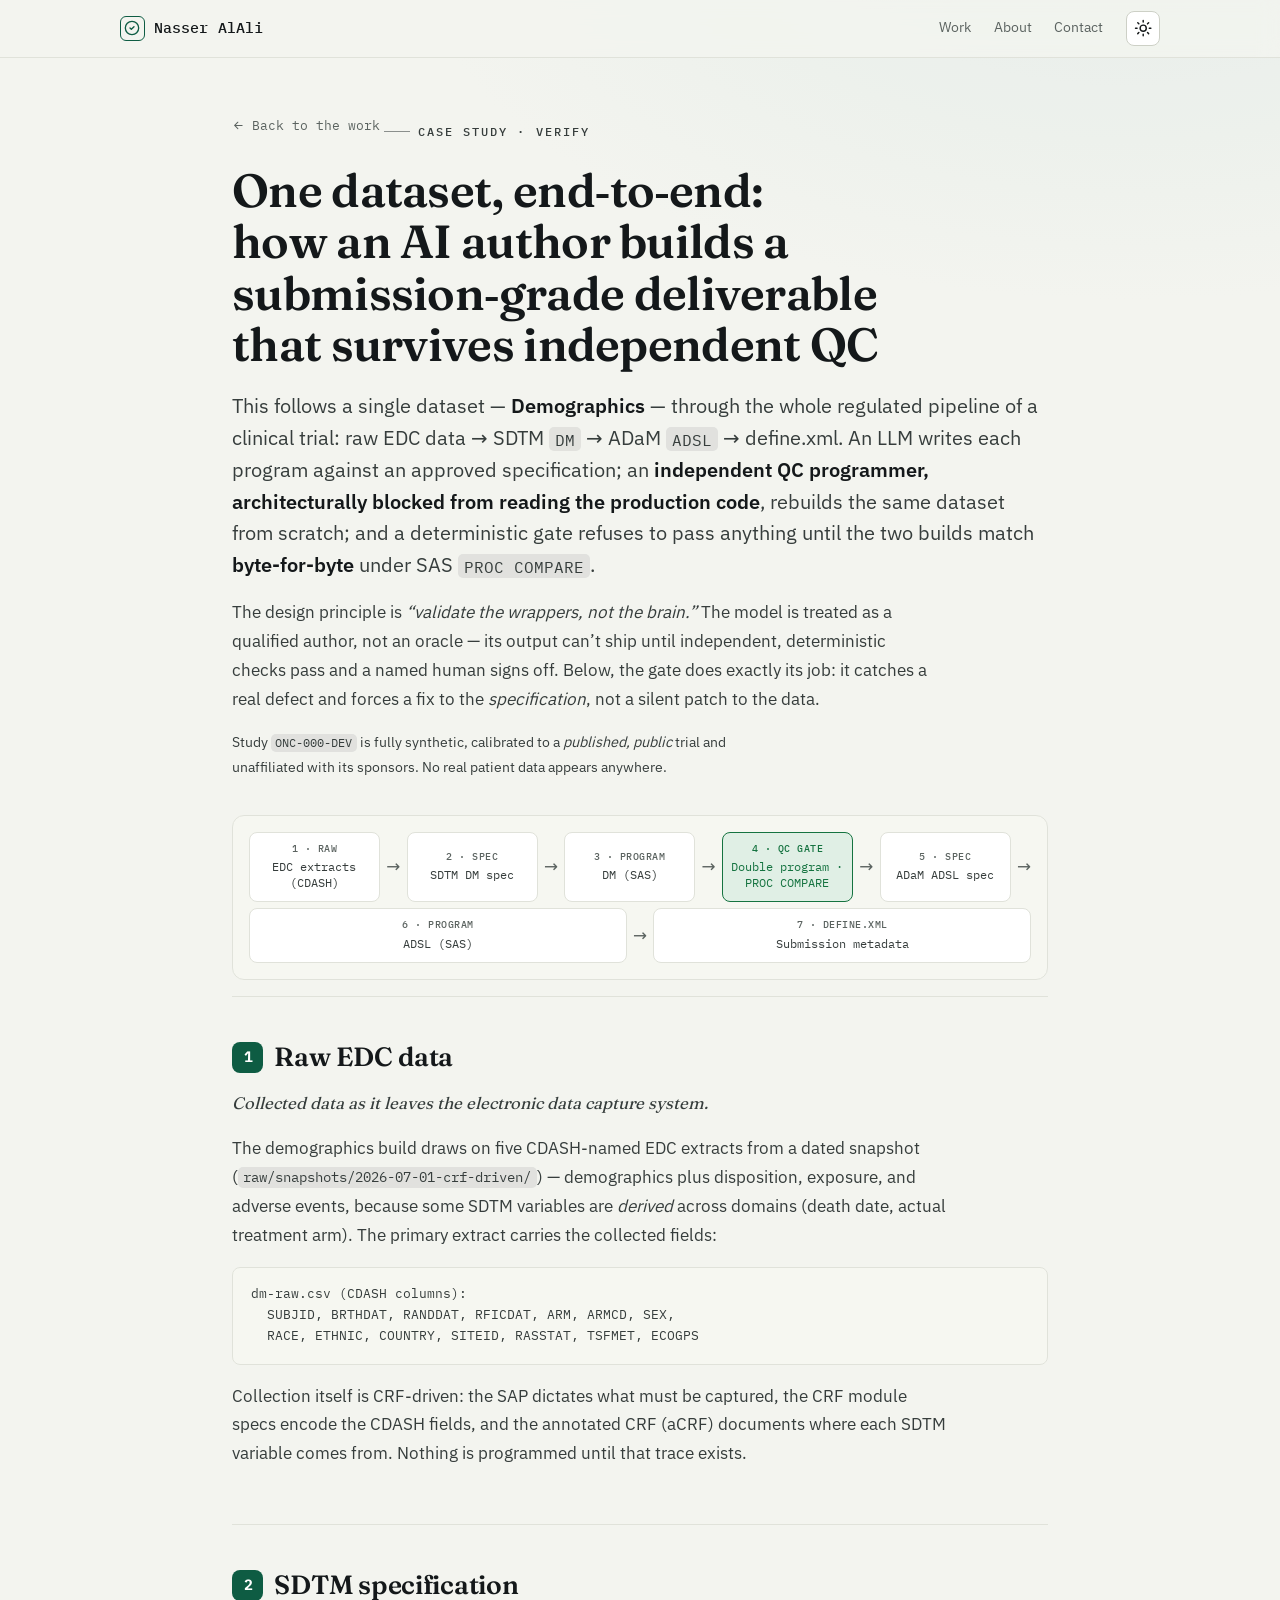
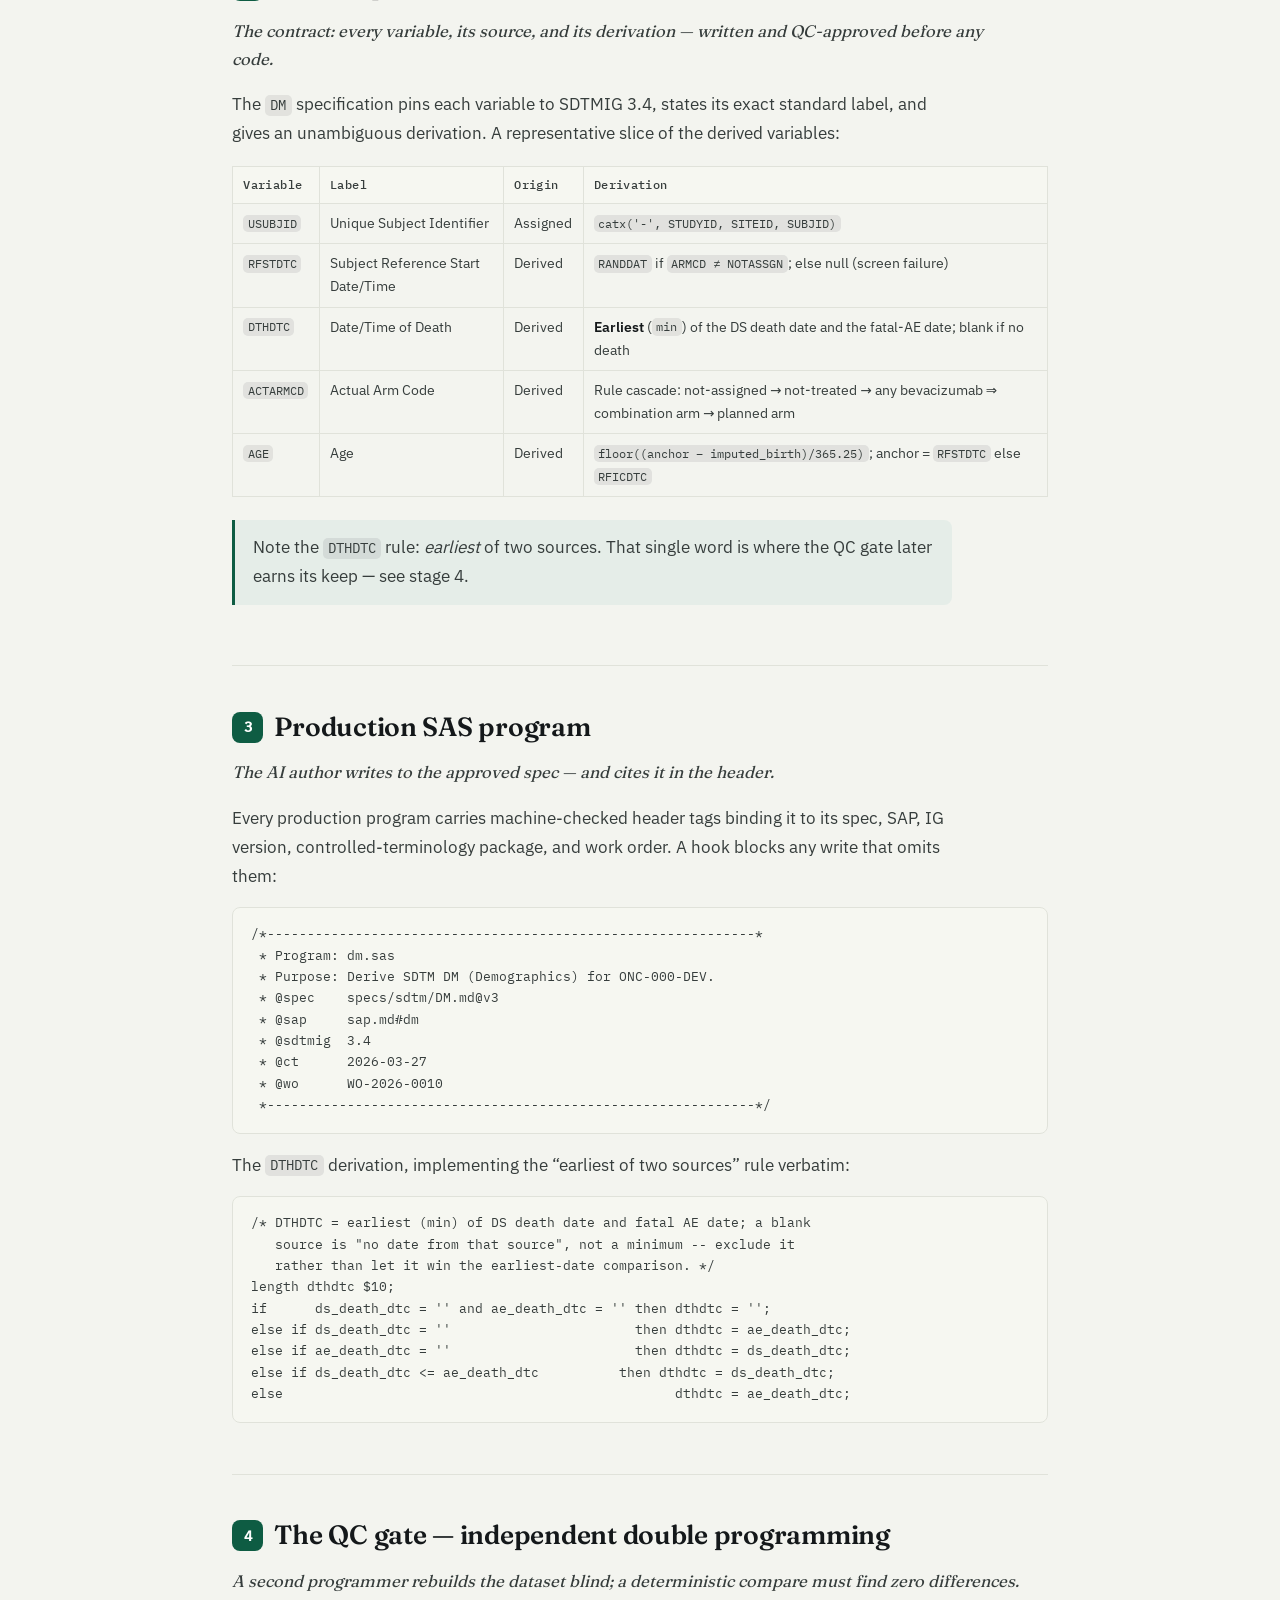
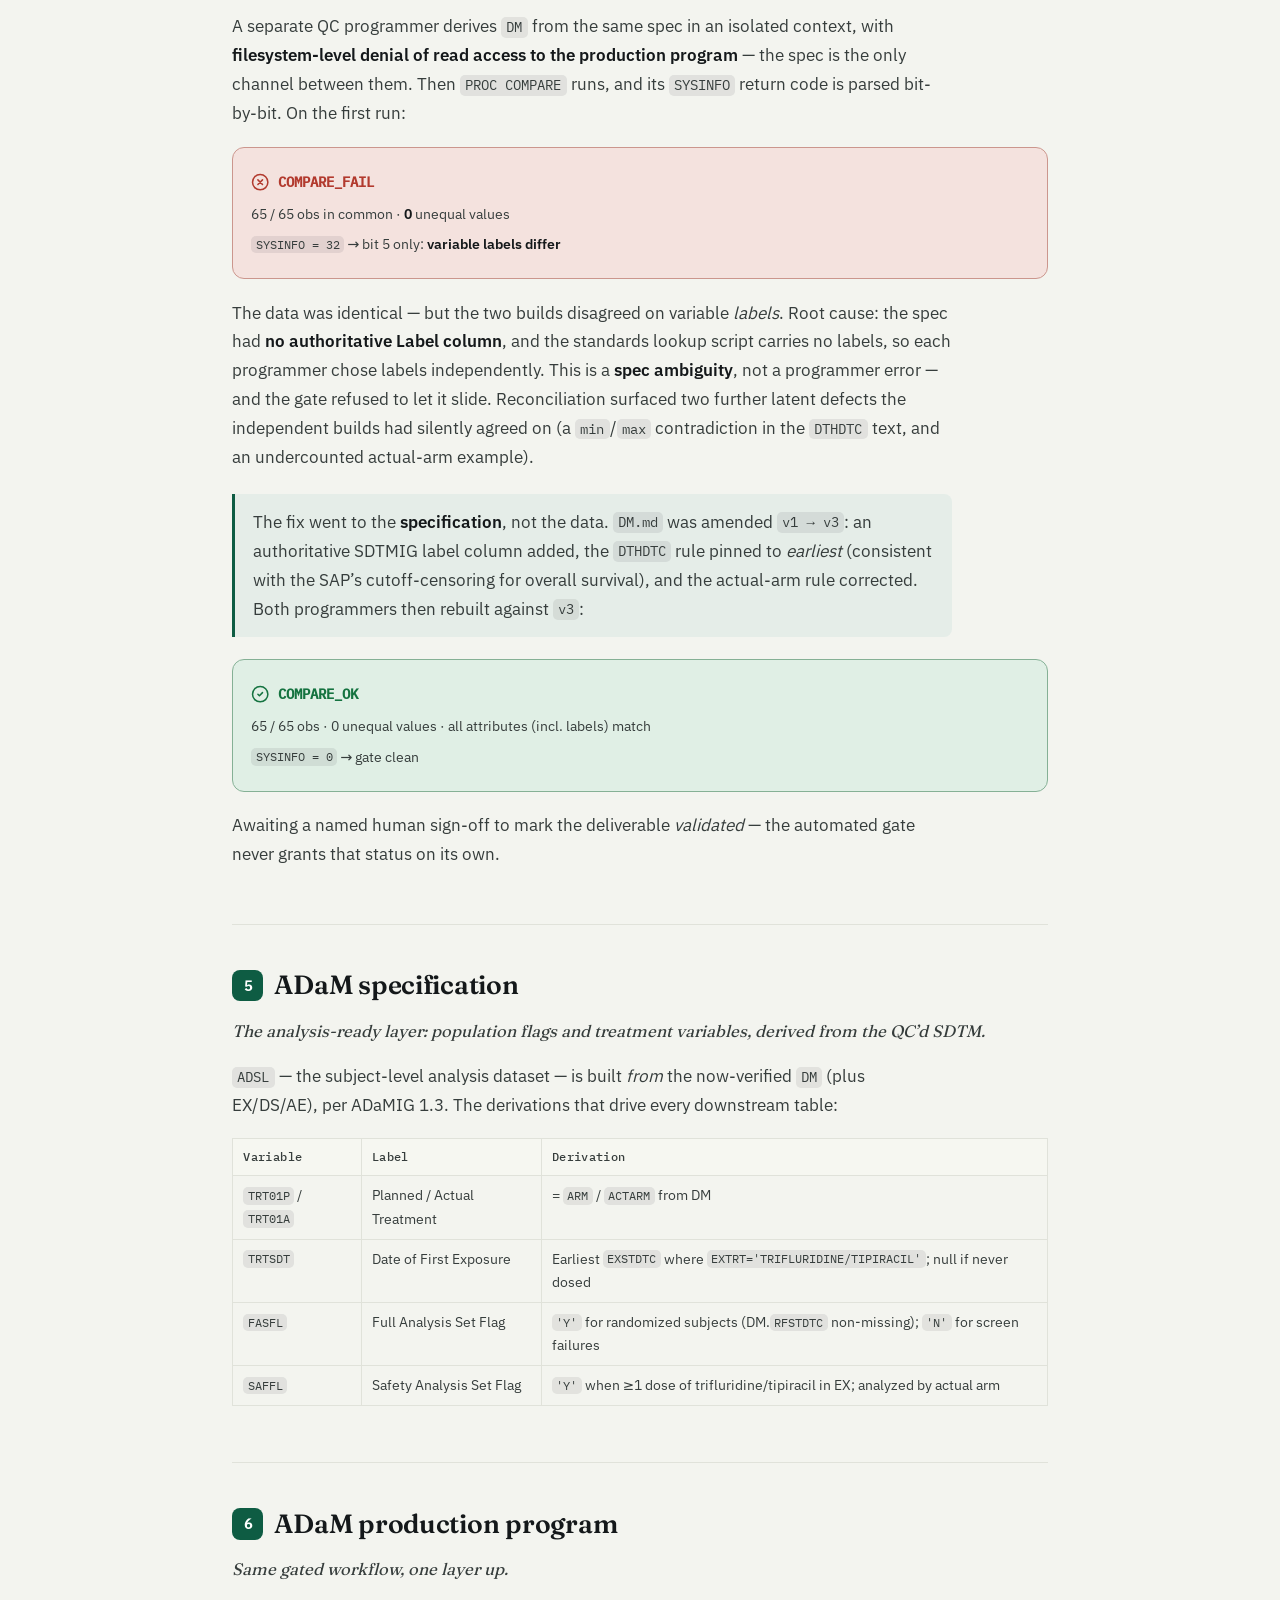
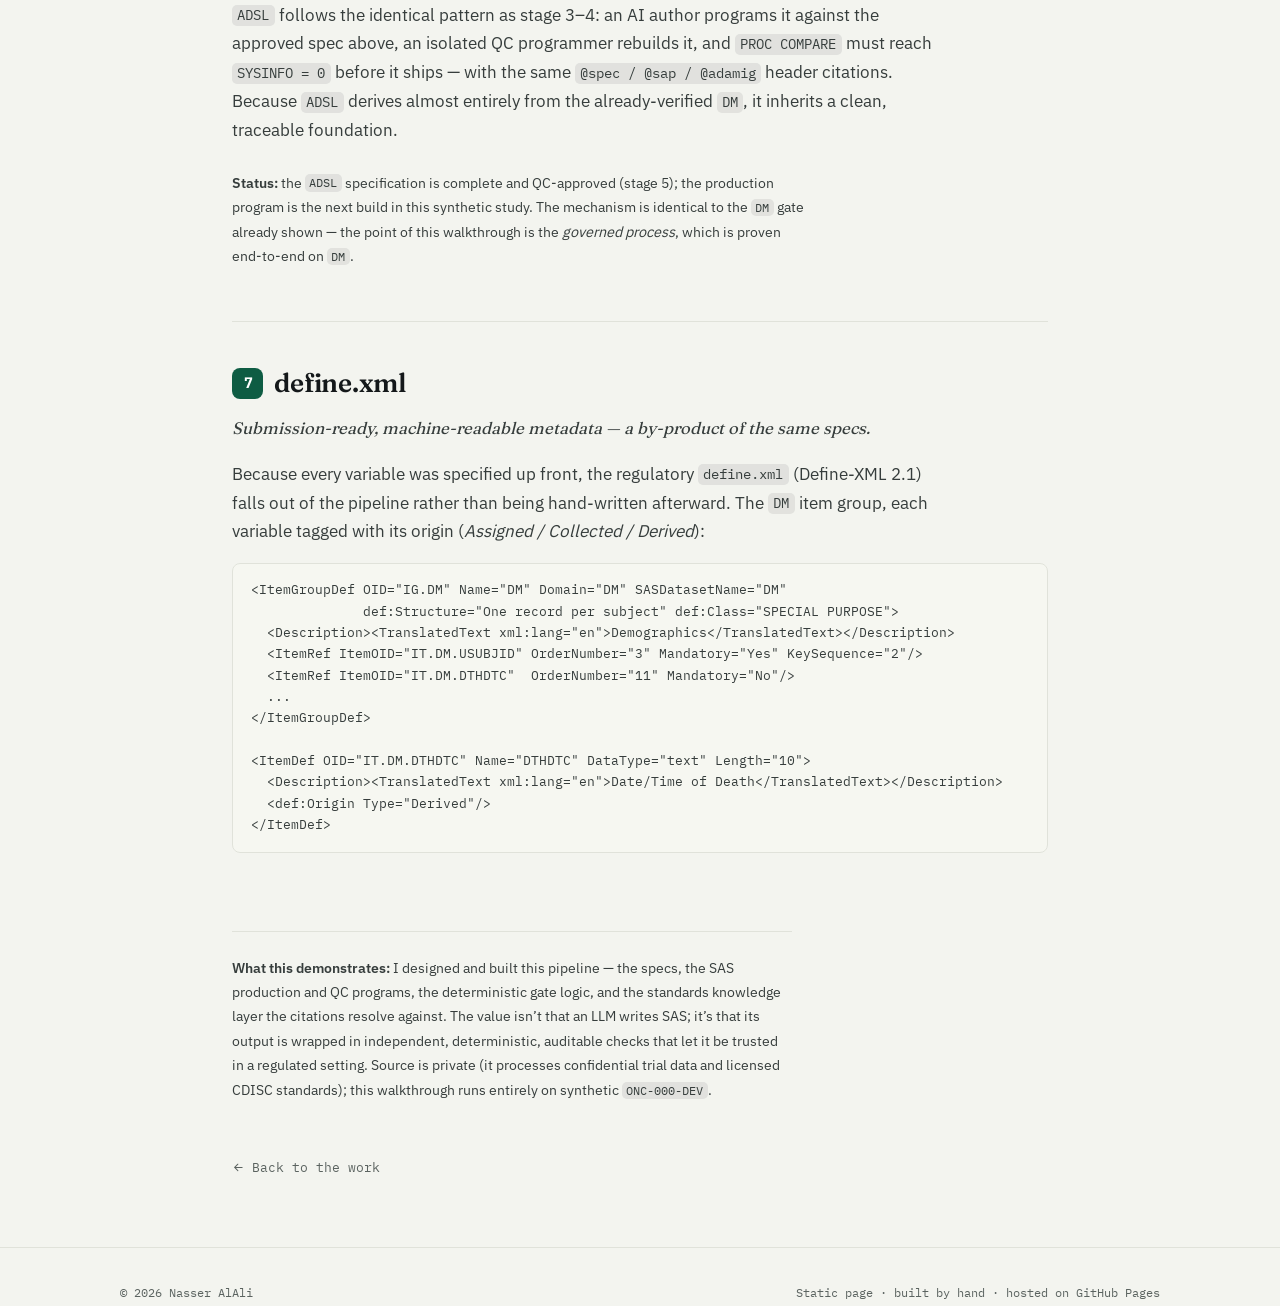
<file: pipeline.html>
<!doctype html>
<html lang="en">
<head>
  <meta charset="utf-8">
  <meta name="viewport" content="width=device-width, initial-scale=1">

  <script>
    (function () {
      try {
        var t = localStorage.getItem('theme');
        if (t !== 'light' && t !== 'dark') {
          t = matchMedia('(prefers-color-scheme: dark)').matches ? 'dark' : 'light';
        }
        document.documentElement.setAttribute('data-theme', t);
      } catch (e) {}
    })();
  </script>

  <title>Case study — AI-authored SDTM→ADaM pipeline · Nasser AlAli</title>
  <meta name="description" content="One dataset followed end-to-end: raw EDC to SDTM DM to ADaM ADSL, produced by an AI author and independently QC'd under a deterministic PROC COMPARE gate.">
  <meta name="theme-color" content="#f3f4ef" media="(prefers-color-scheme: light)">
  <meta name="theme-color" content="#0b110f" media="(prefers-color-scheme: dark)">

  <link rel="icon" href="data:image/svg+xml,%3Csvg xmlns='http://www.w3.org/2000/svg' viewBox='0 0 24 24'%3E%3Crect width='24' height='24' rx='5' fill='%230e5c43'/%3E%3Cpath d='M6.5 12.5l3.2 3.2L17.5 8' fill='none' stroke='white' stroke-width='2.2' stroke-linecap='round' stroke-linejoin='round'/%3E%3C/svg%3E">

  <link rel="preload" href="assets/fonts/ibm-plex-sans-latin-400-normal.woff2" as="font" type="font/woff2" crossorigin>
  <link rel="preload" href="assets/fonts/fraunces-latin-wght-normal.woff2" as="font" type="font/woff2" crossorigin>
  <link rel="preload" href="assets/fonts/ibm-plex-mono-latin-500-normal.woff2" as="font" type="font/woff2" crossorigin>
  <link rel="stylesheet" href="style.css?v=2">

  <style>
    /* pipeline case-study — reuses tokens + fonts from style.css */
    .doc { max-width: 880px; margin-inline: auto; padding-inline: clamp(1.15rem, 4vw, 2rem); padding-block: clamp(2rem, 5vw, 3.4rem) 4rem; }

    .back {
      display: inline-flex; align-items: center; gap: .45rem;
      font-family: var(--font-mono); font-size: .8rem; color: var(--muted);
      margin: 0 0 1.8rem;
    }
    .back:hover { color: var(--brand); text-decoration: none; }
    .back .ico { width: 1em; height: 1em; }
    .back--foot { margin: 2.5rem 0 0; }

    .doc h1 {
      font-size: clamp(1.95rem, 1.3rem + 2.4vw, 2.9rem);
      line-height: 1.1; letter-spacing: -.015em; margin: 0; color: var(--ink);
      text-wrap: balance;
    }
    .doc .lede {
      font-size: clamp(1.08rem, 1rem + .5vw, 1.24rem);
      color: var(--ink-2); line-height: 1.6; max-width: 68ch;
      margin: 1.3rem 0 0;
    }
    .doc > p { color: var(--ink-2); max-width: 70ch; }
    .doc .lede code, .doc p code { font-size: .82em; }

    .kicker-note { color: var(--muted); font-size: .9rem; margin: .8rem 0 0; max-width: 70ch; }
    .kicker-note code { font-size: .82em; }

    /* flow diagram */
    .flow {
      display: flex; flex-wrap: wrap; align-items: stretch; gap: .4rem;
      margin: 2.2rem 0 1rem; padding: 1rem; background: var(--surface-2);
      border: 1px solid var(--line); border-radius: var(--r);
    }
    .node {
      flex: 1 1 108px; text-align: center; padding: .65rem .5rem;
      border: 1px solid var(--line); border-radius: var(--r-sm); background: var(--surface);
      font-family: var(--font-mono); font-size: .74rem; line-height: 1.3; color: var(--ink-2);
      display: flex; flex-direction: column; justify-content: center;
    }
    .node b { display: block; font-size: .62rem; letter-spacing: .05em; color: var(--muted); text-transform: uppercase; margin-bottom: .22rem; font-weight: 500; }
    .node.is-gate { border-color: var(--pass); background: var(--pass-tint); color: var(--pass); }
    .node.is-gate b { color: var(--pass); }
    .arrow { align-self: center; color: var(--muted); font-size: 1.05rem; }
    @media (max-width: 620px) { .arrow { transform: rotate(90deg); } .node { flex-basis: 100%; } }

    /* stages */
    .stage { border-top: 1px solid var(--line); padding: 2.4rem 0; }
    .stage-n {
      display: inline-flex; align-items: center; justify-content: center; flex: none;
      width: 1.95rem; height: 1.95rem; border-radius: 8px; background: var(--brand);
      color: #fff; font-family: var(--font-mono); font-weight: 600; font-size: .9rem; margin-right: .7rem;
    }
    :root[data-theme="dark"] .stage-n { color: #06120d; }
    @media (prefers-color-scheme: dark) { :root:not([data-theme]) .stage-n { color: #06120d; } }
    .stage h2 { display: flex; align-items: center; font-size: clamp(1.3rem, 1.1rem + .8vw, 1.65rem); margin: 0 0 .55rem; letter-spacing: -.01em; color: var(--ink); }
    .whatis { color: var(--muted); font-family: var(--font-display); font-style: italic; font-size: 1.04rem; margin: 0 0 1rem; }
    .stage p { color: var(--ink-2); max-width: 72ch; }

    /* code blocks */
    pre {
      background: var(--surface-2); border: 1px solid var(--line); border-radius: var(--r-sm);
      padding: 1rem 1.1rem; overflow-x: auto; font-size: .82rem; line-height: 1.55;
    }
    pre code { background: none; padding: 0; font-size: inherit; color: var(--ink-2); }

    /* spec tables */
    table.spec { width: 100%; border-collapse: collapse; font-size: .85rem; display: block; overflow-x: auto; margin: 1.1rem 0; }
    table.spec th, table.spec td { border: 1px solid var(--line); padding: .5rem .65rem; text-align: left; vertical-align: top; }
    table.spec th { background: var(--surface-2); white-space: nowrap; font-family: var(--font-mono); font-weight: 500; font-size: .76rem; letter-spacing: .03em; color: var(--ink-2); }
    table.spec td { color: var(--ink-2); }

    /* PROC COMPARE verdict cards */
    .compare { display: flex; flex-wrap: wrap; gap: 1rem; margin: 1.2rem 0; }
    .compare > div { flex: 1 1 260px; border: 1px solid var(--line); border-radius: var(--r); padding: 1rem 1.15rem; background: var(--surface); }
    .compare .fail { border-color: color-mix(in srgb, var(--fail) 45%, var(--line)); background: var(--fail-tint); }
    .compare .ok { border-color: color-mix(in srgb, var(--pass) 45%, var(--line)); background: var(--pass-tint); }
    .compare p { margin: .35rem 0; font-size: .9rem; color: var(--ink-2); }
    .verdict { font-family: var(--font-mono); font-weight: 600; font-size: .95rem; display: flex; align-items: center; gap: .5rem; margin-bottom: .5rem !important; }
    .verdict .ico { width: 1.15rem; height: 1.15rem; }
    .verdict.fail { color: var(--fail); }
    .verdict.ok { color: var(--pass); }

    .callout {
      border-left: 3px solid var(--brand); background: var(--brand-tint);
      padding: .85rem 1.1rem; border-radius: 0 var(--r-sm) var(--r-sm) 0;
      margin: 1.4rem 0; color: var(--ink-2); max-width: 74ch;
    }
    .synthetic-note { color: var(--muted); font-size: .9rem; border-top: 1px solid var(--line); padding-top: 1.5rem; margin-top: 1.6rem; max-width: 74ch; }
    .synthetic-note strong { color: var(--ink-2); }
  </style>
</head>
<body>
  <a class="skip" href="#doc-h">Skip to the case study</a>

  <header class="site-header">
    <div class="wrap">
      <a class="brand" href="index.html#top" aria-label="Nasser AlAli — home">
        <span class="brand-mark" aria-hidden="true">
          <svg class="ico" viewBox="0 0 24 24" fill="none" stroke="currentColor" stroke-width="2" stroke-linecap="round" stroke-linejoin="round" focusable="false"><circle cx="12" cy="12" r="10"/><path d="m9 12 2 2 4-4"/></svg>
        </span>
        <span>Nasser AlAli</span>
      </a>
      <nav class="nav" aria-label="Primary">
        <a href="index.html#work">Work</a>
        <a href="index.html#about">About</a>
        <a href="index.html#contact">Contact</a>
        <button class="theme-toggle" type="button" aria-label="Switch theme" aria-pressed="false">
          <svg class="ico ico-sun" viewBox="0 0 24 24" fill="none" stroke="currentColor" stroke-width="1.9" stroke-linecap="round" stroke-linejoin="round" aria-hidden="true" focusable="false"><circle cx="12" cy="12" r="4"/><path d="M12 2v2m0 16v2M4.93 4.93l1.41 1.41m11.32 11.32 1.41 1.41M2 12h2m16 0h2M6.34 17.66l-1.41 1.41M19.07 4.93l-1.41 1.41"/></svg>
          <svg class="ico ico-moon" viewBox="0 0 24 24" fill="none" stroke="currentColor" stroke-width="1.9" stroke-linecap="round" stroke-linejoin="round" aria-hidden="true" focusable="false"><path d="M20.985 12.486a9 9 0 1 1-9.473-9.472c.405-.022.617.46.402.803a6 6 0 0 0 8.268 8.268c.344-.215.825-.004.803.401"/></svg>
        </button>
      </nav>
    </div>
  </header>

  <main class="doc">
    <a class="back" href="index.html#work">
      <svg class="ico" viewBox="0 0 24 24" fill="none" stroke="currentColor" stroke-width="1.9" stroke-linecap="round" stroke-linejoin="round" aria-hidden="true" focusable="false"><path d="M19 12H5m6-6-6 6 6 6"/></svg>
      Back to the work
    </a>

    <p class="kicker">Case study · Verify</p>
    <h1 id="doc-h">One dataset, end&#8209;to&#8209;end: how an AI author builds a submission&#8209;grade deliverable that survives independent QC</h1>

    <p class="lede">
      This follows a single dataset — <strong>Demographics</strong> — through the whole regulated
      pipeline of a clinical trial: raw EDC data → SDTM&nbsp;<code>DM</code> → ADaM&nbsp;<code>ADSL</code>
      → define.xml. An LLM writes each program against an approved specification; an
      <strong>independent QC programmer, architecturally blocked from reading the production code</strong>,
      rebuilds the same dataset from scratch; and a deterministic gate refuses to pass anything until
      the two builds match <strong>byte-for-byte</strong> under SAS <code>PROC&nbsp;COMPARE</code>.
    </p>
    <p>
      The design principle is <em>“validate the wrappers, not the brain.”</em> The model is treated as a
      qualified author, not an oracle — its output can’t ship until independent, deterministic checks pass
      and a named human signs off. Below, the gate does exactly its job: it catches a real defect and
      forces a fix to the <em>specification</em>, not a silent patch to the data.
    </p>
    <p class="kicker-note">
      Study <code>ONC-000-DEV</code> is fully synthetic, calibrated to a <em>published, public</em> trial
      and unaffiliated with its sponsors. No real patient data appears anywhere.
    </p>

    <!-- Pipeline diagram -->
    <div class="flow" aria-label="Pipeline stages">
      <div class="node"><b>1 · Raw</b>EDC extracts (CDASH)</div>
      <span class="arrow" aria-hidden="true">→</span>
      <div class="node"><b>2 · Spec</b>SDTM DM spec</div>
      <span class="arrow" aria-hidden="true">→</span>
      <div class="node"><b>3 · Program</b>DM (SAS)</div>
      <span class="arrow" aria-hidden="true">→</span>
      <div class="node is-gate"><b>4 · QC gate</b>Double program · PROC COMPARE</div>
      <span class="arrow" aria-hidden="true">→</span>
      <div class="node"><b>5 · Spec</b>ADaM ADSL spec</div>
      <span class="arrow" aria-hidden="true">→</span>
      <div class="node"><b>6 · Program</b>ADSL (SAS)</div>
      <span class="arrow" aria-hidden="true">→</span>
      <div class="node"><b>7 · define.xml</b>Submission metadata</div>
    </div>

    <!-- STAGE 1 -->
    <section class="stage">
      <h2><span class="stage-n">1</span>Raw EDC data</h2>
      <p class="whatis">Collected data as it leaves the electronic data capture system.</p>
      <p>
        The demographics build draws on five CDASH-named EDC extracts from a dated snapshot
        (<code>raw/snapshots/2026-07-01-crf-driven/</code>) — demographics plus disposition, exposure,
        and adverse events, because some SDTM variables are <em>derived</em> across domains (death date,
        actual treatment arm). The primary extract carries the collected fields:
      </p>
      <pre><code>dm-raw.csv (CDASH columns):
  SUBJID, BRTHDAT, RANDDAT, RFICDAT, ARM, ARMCD, SEX,
  RACE, ETHNIC, COUNTRY, SITEID, RASSTAT, TSFMET, ECOGPS</code></pre>
      <p>
        Collection itself is CRF-driven: the SAP dictates what must be captured, the CRF module specs
        encode the CDASH fields, and the annotated CRF (aCRF) documents where each SDTM variable comes
        from. Nothing is programmed until that trace exists.
      </p>
    </section>

    <!-- STAGE 2 -->
    <section class="stage">
      <h2><span class="stage-n">2</span>SDTM specification</h2>
      <p class="whatis">The contract: every variable, its source, and its derivation — written and QC-approved before any code.</p>
      <p>
        The <code>DM</code> specification pins each variable to SDTMIG&nbsp;3.4, states its exact standard
        label, and gives an unambiguous derivation. A representative slice of the derived variables:
      </p>
      <table class="spec">
        <thead><tr><th>Variable</th><th>Label</th><th>Origin</th><th>Derivation</th></tr></thead>
        <tbody>
          <tr><td><code>USUBJID</code></td><td>Unique Subject Identifier</td><td>Assigned</td><td><code>catx('-', STUDYID, SITEID, SUBJID)</code></td></tr>
          <tr><td><code>RFSTDTC</code></td><td>Subject Reference Start Date/Time</td><td>Derived</td><td><code>RANDDAT</code> if <code>ARMCD ≠ NOTASSGN</code>; else null (screen failure)</td></tr>
          <tr><td><code>DTHDTC</code></td><td>Date/Time of Death</td><td>Derived</td><td><strong>Earliest</strong> (<code>min</code>) of the DS death date and the fatal-AE date; blank if no death</td></tr>
          <tr><td><code>ACTARMCD</code></td><td>Actual Arm Code</td><td>Derived</td><td>Rule cascade: not-assigned → not-treated → any bevacizumab ⇒ combination arm → planned arm</td></tr>
          <tr><td><code>AGE</code></td><td>Age</td><td>Derived</td><td><code>floor((anchor − imputed_birth)/365.25)</code>; anchor = <code>RFSTDTC</code> else <code>RFICDTC</code></td></tr>
        </tbody>
      </table>
      <p class="callout">
        Note the <code>DTHDTC</code> rule: <em>earliest</em> of two sources. That single word is where the
        QC gate later earns its keep — see stage 4.
      </p>
    </section>

    <!-- STAGE 3 -->
    <section class="stage">
      <h2><span class="stage-n">3</span>Production SAS program</h2>
      <p class="whatis">The AI author writes to the approved spec — and cites it in the header.</p>
      <p>
        Every production program carries machine-checked header tags binding it to its spec, SAP, IG
        version, controlled-terminology package, and work order. A hook blocks any write that omits them:
      </p>
      <pre><code>/*-------------------------------------------------------------*
 * Program: dm.sas
 * Purpose: Derive SDTM DM (Demographics) for ONC-000-DEV.
 * @spec    specs/sdtm/DM.md@v3
 * @sap     sap.md#dm
 * @sdtmig  3.4
 * @ct      2026-03-27
 * @wo      WO-2026-0010
 *-------------------------------------------------------------*/</code></pre>
      <p>The <code>DTHDTC</code> derivation, implementing the “earliest of two sources” rule verbatim:</p>
      <pre><code>/* DTHDTC = earliest (min) of DS death date and fatal AE date; a blank
   source is "no date from that source", not a minimum -- exclude it
   rather than let it win the earliest-date comparison. */
length dthdtc $10;
if      ds_death_dtc = '' and ae_death_dtc = '' then dthdtc = '';
else if ds_death_dtc = ''                       then dthdtc = ae_death_dtc;
else if ae_death_dtc = ''                       then dthdtc = ds_death_dtc;
else if ds_death_dtc &lt;= ae_death_dtc          then dthdtc = ds_death_dtc;
else                                                 dthdtc = ae_death_dtc;</code></pre>
    </section>

    <!-- STAGE 4 -->
    <section class="stage">
      <h2><span class="stage-n">4</span>The QC gate — independent double programming</h2>
      <p class="whatis">A second programmer rebuilds the dataset blind; a deterministic compare must find zero differences.</p>
      <p>
        A separate QC programmer derives <code>DM</code> from the same spec in an isolated context, with
        <strong>filesystem-level denial of read access to the production program</strong> — the spec is the
        only channel between them. Then <code>PROC COMPARE</code> runs, and its <code>SYSINFO</code> return
        code is parsed bit-by-bit. On the first run:
      </p>
      <div class="compare">
        <div class="fail">
          <p class="verdict fail"><svg class="ico" viewBox="0 0 24 24" fill="none" stroke="currentColor" stroke-width="2" stroke-linecap="round" stroke-linejoin="round" aria-hidden="true" focusable="false"><circle cx="12" cy="12" r="10"/><path d="m15 9-6 6m0-6 6 6"/></svg> COMPARE_FAIL</p>
          <p>65 / 65 obs in common · <strong>0</strong> unequal values</p>
          <p><code>SYSINFO = 32</code> → bit 5 only: <strong>variable labels differ</strong></p>
        </div>
      </div>
      <p>
        The data was identical — but the two builds disagreed on variable <em>labels</em>. Root cause: the
        spec had <strong>no authoritative Label column</strong>, and the standards lookup script carries no
        labels, so each programmer chose labels independently. This is a <strong>spec ambiguity</strong>,
        not a programmer error — and the gate refused to let it slide. Reconciliation surfaced two further
        latent defects the independent builds had silently agreed on (a <code>min</code>/<code>max</code>
        contradiction in the <code>DTHDTC</code> text, and an undercounted actual-arm example).
      </p>
      <p class="callout">
        The fix went to the <strong>specification</strong>, not the data. <code>DM.md</code> was amended
        <code>v1 → v3</code>: an authoritative SDTMIG label column added, the <code>DTHDTC</code> rule
        pinned to <em>earliest</em> (consistent with the SAP’s cutoff-censoring for overall survival),
        and the actual-arm rule corrected. Both programmers then rebuilt against&nbsp;<code>v3</code>:
      </p>
      <div class="compare">
        <div class="ok">
          <p class="verdict ok"><svg class="ico" viewBox="0 0 24 24" fill="none" stroke="currentColor" stroke-width="2" stroke-linecap="round" stroke-linejoin="round" aria-hidden="true" focusable="false"><circle cx="12" cy="12" r="10"/><path d="m9 12 2 2 4-4"/></svg> COMPARE_OK</p>
          <p>65 / 65 obs · 0 unequal values · all attributes (incl. labels) match</p>
          <p><code>SYSINFO = 0</code> → gate clean</p>
        </div>
      </div>
      <p>
        Awaiting a named human sign-off to mark the deliverable <em>validated</em> — the automated gate
        never grants that status on its own.
      </p>
    </section>

    <!-- STAGE 5 -->
    <section class="stage">
      <h2><span class="stage-n">5</span>ADaM specification</h2>
      <p class="whatis">The analysis-ready layer: population flags and treatment variables, derived from the QC’d SDTM.</p>
      <p>
        <code>ADSL</code> — the subject-level analysis dataset — is built <em>from</em> the now-verified
        <code>DM</code> (plus EX/DS/AE), per ADaMIG&nbsp;1.3. The derivations that drive every downstream
        table:
      </p>
      <table class="spec">
        <thead><tr><th>Variable</th><th>Label</th><th>Derivation</th></tr></thead>
        <tbody>
          <tr><td><code>TRT01P</code> / <code>TRT01A</code></td><td>Planned / Actual Treatment</td><td>= <code>ARM</code> / <code>ACTARM</code> from DM</td></tr>
          <tr><td><code>TRTSDT</code></td><td>Date of First Exposure</td><td>Earliest <code>EXSTDTC</code> where <code>EXTRT='TRIFLURIDINE/TIPIRACIL'</code>; null if never dosed</td></tr>
          <tr><td><code>FASFL</code></td><td>Full Analysis Set Flag</td><td><code>'Y'</code> for randomized subjects (DM.<code>RFSTDTC</code> non-missing); <code>'N'</code> for screen failures</td></tr>
          <tr><td><code>SAFFL</code></td><td>Safety Analysis Set Flag</td><td><code>'Y'</code> when ≥1 dose of trifluridine/tipiracil in EX; analyzed by actual arm</td></tr>
        </tbody>
      </table>
    </section>

    <!-- STAGE 6 -->
    <section class="stage">
      <h2><span class="stage-n">6</span>ADaM production program</h2>
      <p class="whatis">Same gated workflow, one layer up.</p>
      <p>
        <code>ADSL</code> follows the identical pattern as stage 3–4: an AI author programs it against the
        approved spec above, an isolated QC programmer rebuilds it, and <code>PROC COMPARE</code> must reach
        <code>SYSINFO = 0</code> before it ships — with the same <code>@spec / @sap / @adamig</code> header
        citations. Because <code>ADSL</code> derives almost entirely from the already-verified <code>DM</code>,
        it inherits a clean, traceable foundation.
      </p>
      <p class="synthetic-note" style="border:0;padding:0">
        <strong>Status:</strong> the <code>ADSL</code> specification is complete and QC-approved (stage 5);
        the production program is the next build in this synthetic study. The mechanism is identical to the
        <code>DM</code> gate already shown — the point of this walkthrough is the <em>governed process</em>,
        which is proven end-to-end on <code>DM</code>.
      </p>
    </section>

    <!-- STAGE 7 -->
    <section class="stage">
      <h2><span class="stage-n">7</span>define.xml</h2>
      <p class="whatis">Submission-ready, machine-readable metadata — a by-product of the same specs.</p>
      <p>
        Because every variable was specified up front, the regulatory <code>define.xml</code> (Define-XML 2.1)
        falls out of the pipeline rather than being hand-written afterward. The <code>DM</code> item group,
        each variable tagged with its origin (<em>Assigned / Collected / Derived</em>):
      </p>
      <pre><code>&lt;ItemGroupDef OID="IG.DM" Name="DM" Domain="DM" SASDatasetName="DM"
              def:Structure="One record per subject" def:Class="SPECIAL PURPOSE"&gt;
  &lt;Description&gt;&lt;TranslatedText xml:lang="en"&gt;Demographics&lt;/TranslatedText&gt;&lt;/Description&gt;
  &lt;ItemRef ItemOID="IT.DM.USUBJID" OrderNumber="3" Mandatory="Yes" KeySequence="2"/&gt;
  &lt;ItemRef ItemOID="IT.DM.DTHDTC"  OrderNumber="11" Mandatory="No"/&gt;
  ...
&lt;/ItemGroupDef&gt;

&lt;ItemDef OID="IT.DM.DTHDTC" Name="DTHDTC" DataType="text" Length="10"&gt;
  &lt;Description&gt;&lt;TranslatedText xml:lang="en"&gt;Date/Time of Death&lt;/TranslatedText&gt;&lt;/Description&gt;
  &lt;def:Origin Type="Derived"/&gt;
&lt;/ItemDef&gt;</code></pre>
    </section>

    <p class="synthetic-note">
      <strong>What this demonstrates:</strong> I designed and built this pipeline — the specs, the SAS
      production and QC programs, the deterministic gate logic, and the standards knowledge layer the
      citations resolve against. The value isn’t that an LLM writes SAS; it’s that its output is wrapped in
      independent, deterministic, auditable checks that let it be trusted in a regulated setting.
      Source is private (it processes confidential trial data and licensed CDISC standards); this
      walkthrough runs entirely on synthetic <code>ONC-000-DEV</code>.
    </p>
    <a class="back back--foot" href="index.html#work">
      <svg class="ico" viewBox="0 0 24 24" fill="none" stroke="currentColor" stroke-width="1.9" stroke-linecap="round" stroke-linejoin="round" aria-hidden="true" focusable="false"><path d="M19 12H5m6-6-6 6 6 6"/></svg>
      Back to the work
    </a>
  </main>

  <footer class="site-footer">
    <div class="wrap">
      <span>© <span id="year">2026</span> Nasser AlAli</span>
      <span>Static page · built by hand · hosted on GitHub Pages</span>
    </div>
  </footer>

  <script>
    document.getElementById('year').textContent = new Date().getFullYear();
    (function () {
      var root = document.documentElement;
      var btn = document.querySelector('.theme-toggle');
      function sync() {
        var dark = root.getAttribute('data-theme') === 'dark';
        btn.setAttribute('aria-pressed', String(dark));
        btn.setAttribute('aria-label', dark ? 'Switch to light theme' : 'Switch to dark theme');
      }
      sync();
      btn.addEventListener('click', function () {
        var next = root.getAttribute('data-theme') === 'dark' ? 'light' : 'dark';
        root.setAttribute('data-theme', next);
        try { localStorage.setItem('theme', next); } catch (e) {}
        sync();
      });
    })();
  </script>
</body>
</html>
</file>
<file: style.css>
/* ============================================================================
   Nasser AlAli — portfolio. One page, no framework, no build step.
   Design system: "Clean Gate" — evergreen trust accent, editorial display
   (Fraunces) + technical body/mono (IBM Plex), QC-verdict motif.
   ========================================================================== */

/* ---- Fonts (self-hosted woff2, subset-latin) ---------------------------- */
@font-face {
  font-family: "Fraunces";
  font-style: normal;
  font-weight: 100 900;
  font-display: swap;
  src: url("assets/fonts/fraunces-latin-wght-normal.woff2") format("woff2");
}
@font-face {
  font-family: "IBM Plex Sans";
  font-style: normal;
  font-weight: 400;
  font-display: swap;
  src: url("assets/fonts/ibm-plex-sans-latin-400-normal.woff2") format("woff2");
}
@font-face {
  font-family: "IBM Plex Sans";
  font-style: normal;
  font-weight: 600;
  font-display: swap;
  src: url("assets/fonts/ibm-plex-sans-latin-600-normal.woff2") format("woff2");
}
@font-face {
  font-family: "IBM Plex Mono";
  font-style: normal;
  font-weight: 400;
  font-display: swap;
  src: url("assets/fonts/ibm-plex-mono-latin-400-normal.woff2") format("woff2");
}
@font-face {
  font-family: "IBM Plex Mono";
  font-style: normal;
  font-weight: 500;
  font-display: swap;
  src: url("assets/fonts/ibm-plex-mono-latin-500-normal.woff2") format("woff2");
}

/* ---- Tokens ------------------------------------------------------------- */
:root {
  color-scheme: light;
  /* type */
  --font-display: "Fraunces", Georgia, "Times New Roman", serif;
  --font-body: "IBM Plex Sans", system-ui, -apple-system, "Segoe UI", Roboto, sans-serif;
  --font-mono: "IBM Plex Mono", ui-monospace, SFMono-Regular, Menlo, Consolas, monospace;

  /* light theme (default) */
  --bg: #f3f4ef;
  --bg-2: #f8f9f4;
  --surface: #ffffff;
  --surface-2: #f6f7f1;
  --ink: #14181a;
  --ink-2: #363d3c;
  --muted: #5b6360;
  --line: #e0e2da;
  --line-2: #cdd0c6;
  --brand: #0e5c43;
  --brand-ink: #0a4230;
  --brand-tint: #e5ede8;
  --pass: #157340;
  --pass-tint: #e0efe5;
  --fail: #b23a2e;
  --fail-tint: #f4e2de;
  --focus: #0e5c43;
  --shadow: 0 1px 2px rgba(20, 25, 20, .05), 0 14px 34px -20px rgba(20, 40, 30, .22);
  --shadow-sm: 0 1px 2px rgba(20, 25, 20, .05), 0 6px 16px -12px rgba(20, 40, 30, .2);

  /* geometry */
  --r-sm: 8px;
  --r: 12px;
  --r-lg: 18px;
  --pill: 999px;
  --maxw: 1120px;
  --measure: 66ch;
  --hairline: 1px;
}

:root[data-theme="dark"] {
  color-scheme: dark;
  --bg: #0b110f;
  --bg-2: #0e1513;
  --surface: #121b17;
  --surface-2: #0f1714;
  --ink: #e9ede7;
  --ink-2: #c3cbc5;
  --muted: #94a09a;
  --line: #222f29;
  --line-2: #2d3c35;
  --brand: #55c99b;
  --brand-ink: #74d8b0;
  --brand-tint: #12261e;
  --pass: #46c07e;
  --pass-tint: #12271c;
  --fail: #e67c6e;
  --fail-tint: #2a1917;
  --focus: #55c99b;
  --shadow: 0 1px 2px rgba(0, 0, 0, .4), 0 18px 40px -22px rgba(0, 0, 0, .7);
  --shadow-sm: 0 1px 2px rgba(0, 0, 0, .4), 0 8px 20px -14px rgba(0, 0, 0, .6);
}

/* no-JS fallback: honour the OS setting when the toggle never ran */
@media (prefers-color-scheme: dark) {
  :root:not([data-theme]) {
    color-scheme: dark;
    --bg: #0b110f;
    --bg-2: #0e1513;
    --surface: #121b17;
    --surface-2: #0f1714;
    --ink: #e9ede7;
    --ink-2: #c3cbc5;
    --muted: #94a09a;
    --line: #222f29;
    --line-2: #2d3c35;
    --brand: #55c99b;
    --brand-ink: #74d8b0;
    --brand-tint: #12261e;
    --pass: #46c07e;
    --pass-tint: #12271c;
    --fail: #e67c6e;
    --fail-tint: #2a1917;
    --focus: #55c99b;
    --shadow: 0 1px 2px rgba(0, 0, 0, .4), 0 18px 40px -22px rgba(0, 0, 0, .7);
    --shadow-sm: 0 1px 2px rgba(0, 0, 0, .4), 0 8px 20px -14px rgba(0, 0, 0, .6);
  }
}

/* ---- Reset / base ------------------------------------------------------- */
* { box-sizing: border-box; }
html { scroll-behavior: smooth; -webkit-text-size-adjust: 100%; }

body {
  margin: 0;
  overflow-x: clip;
  background: var(--bg);
  color: var(--ink);
  font-family: var(--font-body);
  font-size: 1.0625rem;
  line-height: 1.7;
  font-feature-settings: "kern" 1;
  -webkit-font-smoothing: antialiased;
  text-rendering: optimizeLegibility;
}

/* keep jumped-to sections clear of the sticky header */
[id] { scroll-margin-top: 5rem; }

/* interaction ergonomics */
a, button, .btn, .theme-toggle {
  touch-action: manipulation;
  -webkit-tap-highlight-color: transparent;
}

/* subtle textured backdrop — barely-there grid, evokes a data ledger */
body::before {
  content: "";
  position: fixed;
  inset: 0;
  z-index: -1;
  pointer-events: none;
  background:
    radial-gradient(1200px 620px at 88% -8%, var(--brand-tint), transparent 60%),
    var(--bg);
  opacity: .9;
}

h1, h2, h3, h4 { font-family: var(--font-display); font-weight: 600; }

a { color: var(--brand); text-decoration: none; }
a:hover { text-decoration: underline; text-underline-offset: 3px; }

strong { font-weight: 600; color: var(--ink); }
em { font-style: italic; }

code, .mono {
  font-family: var(--font-mono);
  font-size: .86em;
  font-variant-ligatures: none;
  font-variant-numeric: tabular-nums;
}
.chip, .lane, .v-main, .v-sub, .flow-node, .gate__meta { font-variant-numeric: tabular-nums; }
code {
  background: color-mix(in srgb, var(--ink) 8%, transparent);
  padding: .1em .38em;
  border-radius: 5px;
  color: var(--ink-2);
}

:focus-visible {
  outline: 2.5px solid var(--focus);
  outline-offset: 2px;
  border-radius: 3px;
}

/* skip link */
.skip {
  position: absolute;
  left: -9999px;
  top: 0;
  z-index: 100;
}
.skip:focus {
  left: 1rem;
  top: 1rem;
  background: var(--brand);
  color: #fff;
  padding: .6rem .9rem;
  border-radius: var(--r-sm);
  outline: 2.5px solid var(--focus);
  outline-offset: 2px;
}

/* ---- Shared bits -------------------------------------------------------- */
.wrap {
  max-width: var(--maxw);
  margin-inline: auto;
  padding-inline:
    max(clamp(1.15rem, 4vw, 2.5rem), env(safe-area-inset-left))
    max(clamp(1.15rem, 4vw, 2.5rem), env(safe-area-inset-right));
}

.kicker {
  font-family: var(--font-mono);
  font-weight: 500;
  font-size: .72rem;
  letter-spacing: .18em;
  text-transform: uppercase;
  color: var(--brand);
  margin: 0;
  display: inline-flex;
  align-items: center;
  gap: .5rem;
}
.kicker::before {
  content: "";
  width: 1.6rem;
  height: 1px;
  background: currentColor;
  opacity: .55;
}

.ico { width: 1em; height: 1em; flex: none; display: inline-block; vertical-align: -0.125em; }

/* chips / verdict tags — the recurring QC motif */
.chip {
  display: inline-flex;
  align-items: center;
  gap: .4rem;
  font-family: var(--font-mono);
  font-weight: 500;
  font-size: .72rem;
  letter-spacing: .04em;
  line-height: 1;
  padding: .42em .7em;
  border-radius: var(--pill);
  border: 1px solid var(--line-2);
  color: var(--muted);
  background: var(--surface-2);
  white-space: nowrap;
}
.chip .ico { width: .95em; height: .95em; }
.chip--pass { color: var(--pass); border-color: color-mix(in srgb, var(--pass) 40%, var(--line)); background: var(--pass-tint); }
.chip--fail { color: var(--fail); border-color: color-mix(in srgb, var(--fail) 40%, var(--line)); background: var(--fail-tint); }
.chip--brand { color: var(--brand); border-color: color-mix(in srgb, var(--brand) 38%, var(--line)); background: var(--brand-tint); }

/* buttons */
.btn {
  display: inline-flex;
  align-items: center;
  gap: .5rem;
  padding: .68rem 1.15rem;
  border-radius: var(--r-sm);
  font-weight: 600;
  font-size: .95rem;
  border: 1px solid transparent;
  transition: transform .12s ease, background-color .15s ease, border-color .15s ease, color .15s ease;
  cursor: pointer;
}
.btn:hover { text-decoration: none; }
.btn--primary { background: var(--brand); color: #fff; }
.btn--primary:hover { background: var(--brand-ink); }
:root[data-theme="dark"] .btn--primary { color: #06120d; }
@media (prefers-color-scheme: dark) { :root:not([data-theme]) .btn--primary { color: #06120d; } }
.btn--ghost { background: transparent; color: var(--ink); border-color: var(--line-2); }
.btn--ghost:hover { border-color: var(--brand); color: var(--brand); background: var(--brand-tint); }
.btn .ico { width: 1.05em; height: 1.05em; }
.btn:active { transform: translateY(1px); }

/* ---- Header ------------------------------------------------------------- */
.site-header {
  position: sticky;
  top: 0;
  z-index: 20;
  background: color-mix(in srgb, var(--bg) 82%, transparent);
  backdrop-filter: saturate(1.4) blur(10px);
  -webkit-backdrop-filter: saturate(1.4) blur(10px);
  border-bottom: 1px solid var(--line);
}
.site-header .wrap {
  display: flex;
  align-items: center;
  justify-content: space-between;
  gap: 1rem;
  padding-block: .7rem;
}
.brand {
  font-family: var(--font-mono);
  font-weight: 500;
  letter-spacing: .01em;
  color: var(--ink);
  display: inline-flex;
  align-items: center;
  gap: .55rem;
  font-size: .95rem;
}
.brand:hover { text-decoration: none; color: var(--brand); }
.brand-mark {
  width: 1.55rem; height: 1.55rem; flex: none;
  border: 1.5px solid var(--brand);
  border-radius: 6px;
  display: grid; place-items: center;
  color: var(--brand);
}
.brand-mark .ico { width: 1rem; height: 1rem; }

.nav { display: flex; align-items: center; gap: clamp(.7rem, 2vw, 1.4rem); }
.nav a {
  color: var(--muted);
  font-size: .88rem;
  font-weight: 500;
}
.nav a:hover { color: var(--ink); text-decoration: none; }

.theme-toggle {
  width: 2.15rem; height: 2.15rem;
  display: grid; place-items: center;
  border: 1px solid var(--line-2);
  border-radius: var(--r-sm);
  background: var(--surface);
  color: var(--ink);
  cursor: pointer;
  transition: border-color .15s ease, color .15s ease;
}
.theme-toggle:hover { border-color: var(--brand); color: var(--brand); }
.theme-toggle .ico { width: 1.15rem; height: 1.15rem; }
.theme-toggle .ico-moon { display: none; }
:root[data-theme="dark"] .theme-toggle .ico-sun { display: none; }
:root[data-theme="dark"] .theme-toggle .ico-moon { display: block; }
@media (prefers-color-scheme: dark) {
  :root:not([data-theme]) .theme-toggle .ico-sun { display: none; }
  :root:not([data-theme]) .theme-toggle .ico-moon { display: block; }
}

/* ---- Section rhythm ----------------------------------------------------- */
.section { padding-block: clamp(3.2rem, 7vw, 5.5rem); border-top: 1px solid var(--line); }
.section-lead { max-width: var(--measure); }
.section-title {
  font-family: var(--font-mono);
  font-weight: 500;
  font-size: .76rem;
  letter-spacing: .16em;
  text-transform: uppercase;
  color: var(--muted);
  margin: 0 0 2rem;
  display: flex;
  align-items: center;
  gap: .7rem;
}
.section-title span { color: var(--ink-2); }
.section-title::after {
  content: "";
  flex: 1;
  height: 1px;
  background: var(--line);
}

/* ---- Hero --------------------------------------------------------------- */
.hero { padding-top: clamp(2.6rem, 6vw, 4.5rem); padding-bottom: clamp(2.4rem, 5vw, 3.8rem); }
.hero-grid {
  display: grid;
  grid-template-columns: minmax(0, 1.42fr) minmax(0, .92fr);
  gap: clamp(1.6rem, 3.5vw, 3rem);
  align-items: center;
}
.hero h1 {
  font-size: clamp(2.3rem, 1.5rem + 3vw, 3.5rem);
  line-height: 1.05;
  letter-spacing: -.018em;
  margin: 1.1rem 0 0;
  color: var(--ink);
  text-wrap: balance;
}
.hero h1 .accent { color: var(--brand); font-style: italic; }
.lede {
  font-size: clamp(1.08rem, 1rem + .5vw, 1.28rem);
  line-height: 1.62;
  color: var(--ink-2);
  max-width: 40ch;
  margin: 1.3rem 0 0;
}
.hero-actions { display: flex; flex-wrap: wrap; gap: .7rem; margin-top: 1.9rem; }

.disclaimer {
  display: flex;
  gap: .7rem;
  align-items: flex-start;
  font-size: .9rem;
  line-height: 1.55;
  color: var(--muted);
  background: var(--surface-2);
  border: 1px solid var(--line);
  border-left: 3px solid var(--brand);
  border-radius: var(--r-sm);
  padding: .85rem 1rem;
  margin: 1.9rem 0 0;
  max-width: 62ch;
}
.disclaimer .ico { width: 1.1rem; height: 1.1rem; color: var(--brand); margin-top: .15rem; }

/* Signature: the QC-gate verification stamp */
.gate {
  background: var(--surface);
  border: 1px solid var(--line-2);
  border-radius: var(--r-lg);
  box-shadow: var(--shadow);
  padding: 1.15rem 1.2rem 1rem;
  font-family: var(--font-mono);
}
.gate__head {
  display: flex; align-items: baseline; justify-content: space-between; gap: 1rem;
  padding-bottom: .85rem; margin-bottom: 1rem;
  border-bottom: 1px dashed var(--line-2);
}
.gate__label { font-weight: 500; font-size: .74rem; letter-spacing: .16em; text-transform: uppercase; color: var(--brand); }
.gate__meta { font-size: .68rem; letter-spacing: .06em; color: var(--muted); text-transform: uppercase; }
.gate__body { display: flex; align-items: center; gap: 1rem; }
.gate__lanes { display: grid; gap: .5rem; flex: 1; min-width: 0; }
.lane {
  font-size: .74rem; letter-spacing: .02em; color: var(--ink-2);
  padding: .5rem .6rem; border: 1px solid var(--line); border-radius: var(--r-sm);
  background: var(--surface-2); white-space: nowrap; overflow: hidden; text-overflow: ellipsis;
}
.lane b { color: var(--ink); font-weight: 500; }
.gate__arrow { color: var(--muted); flex: none; display: grid; place-items: center; }
.gate__arrow .ico { width: 1.4rem; height: 1.4rem; }
.gate__verdict {
  flex: none; text-align: center;
  display: grid; justify-items: center; gap: .1rem;
  color: var(--pass);
  padding: .55rem .8rem;
  border: 1px solid color-mix(in srgb, var(--pass) 45%, var(--line));
  background: var(--pass-tint);
  border-radius: var(--r);
}
.gate__verdict .ico { width: 1.5rem; height: 1.5rem; }
.v-main { font-family: var(--font-display); font-weight: 600; font-size: 1.15rem; letter-spacing: -.01em; line-height: 1.1; }
.v-sub { font-size: .64rem; letter-spacing: .04em; color: var(--muted); }
.gate__foot {
  margin: 1rem 0 0; padding-top: .85rem;
  border-top: 1px dashed var(--line-2);
  font-size: .72rem; line-height: 1.5; color: var(--muted);
}
.gate__foot b { color: var(--ink-2); font-weight: 500; }

/* ---- Thesis band -------------------------------------------------------- */
.thesis .wrap { display: grid; grid-template-columns: minmax(0, 1fr) minmax(0, 1.05fr); gap: clamp(1.5rem, 4vw, 3.5rem); align-items: start; }
.thesis-quote {
  font-family: var(--font-display);
  font-weight: 500;
  font-size: clamp(1.7rem, 1.1rem + 2.4vw, 2.7rem);
  line-height: 1.12;
  letter-spacing: -.015em;
  color: var(--ink);
  margin: .7rem 0 0;
  text-wrap: balance;
}
.thesis-quote .accent { color: var(--brand); }
.thesis-body p { color: var(--ink-2); margin: 0 0 1rem; max-width: var(--measure); }
.thesis-body p:last-of-type { margin-bottom: 1.3rem; }
.thesis-attrs { display: flex; flex-wrap: wrap; gap: .55rem; margin: 0; padding: 0; list-style: none; }

/* ---- Work / project cases ---------------------------------------------- */
.case {
  display: grid;
  grid-template-columns: 208px minmax(0, 1fr);
  gap: clamp(1.4rem, 3.5vw, 3rem);
  padding-block: clamp(2.6rem, 5vw, 3.6rem);
  border-top: 1px solid var(--line);
}
.case:first-of-type { border-top: none; padding-top: 0; }

.case-spine { position: relative; }
@media (min-width: 921px) {
  .case-spine { position: sticky; top: 5.2rem; align-self: start; }
}
.role {
  display: inline-flex; align-items: center; gap: .55rem;
  font-family: var(--font-mono); font-weight: 500;
  font-size: .82rem; letter-spacing: .14em; text-transform: uppercase;
  color: var(--brand); margin: 0 0 1.15rem;
}
.role .role-ico {
  width: 2.1rem; height: 2.1rem; flex: none;
  display: grid; place-items: center;
  border: 1px solid color-mix(in srgb, var(--brand) 35%, var(--line));
  background: var(--brand-tint);
  border-radius: var(--r-sm); color: var(--brand);
}
.role .role-ico .ico { width: 1.15rem; height: 1.15rem; }
.stack-tags { list-style: none; margin: 0 0 1.1rem; padding: 0; display: grid; gap: .5rem; }
.stack-tags li {
  font-family: var(--font-mono); font-size: .76rem; line-height: 1.4;
  color: var(--muted); padding-left: .95rem; position: relative;
}
.stack-tags li::before {
  content: ""; position: absolute; left: 0; top: .5em;
  width: 5px; height: 5px; border-radius: 1px; background: var(--brand); opacity: .8;
}
.case-status { display: flex; flex-wrap: wrap; gap: .45rem; }

.case-body > h3 {
  font-size: clamp(1.55rem, 1.2rem + 1.4vw, 2.15rem);
  line-height: 1.1; letter-spacing: -.015em;
  margin: -.35rem 0 0; color: var(--ink);
  text-wrap: balance;
}
.hook {
  font-family: var(--font-display);
  font-weight: 400; font-style: italic;
  font-size: clamp(1.12rem, 1rem + .55vw, 1.4rem);
  line-height: 1.4; color: var(--brand);
  margin: .85rem 0 0; max-width: 54ch;
}
.why-what {
  display: grid; grid-template-columns: 1fr 1fr; gap: 1.3rem 2rem;
  margin: 1.6rem 0 0;
}
.why-what > div { min-width: 0; }
.mini-label {
  font-family: var(--font-mono); font-weight: 500;
  font-size: .68rem; letter-spacing: .13em; text-transform: uppercase;
  color: var(--muted); margin: 0 0 .45rem;
  padding-bottom: .4rem; border-bottom: 1px solid var(--line);
}
.why-what p { margin: 0; color: var(--ink-2); font-size: .98rem; line-height: 1.6; }

/* video / media embeds */
.embed {
  margin: 1.8rem 0 0;
  border: 1px solid var(--line-2);
  border-radius: var(--r);
  overflow: hidden;
  background: var(--surface);
  box-shadow: var(--shadow-sm);
}
.embed video { width: 100%; height: auto; display: block; background: #0a0e14; aspect-ratio: 1280 / 800; }
.embed figcaption {
  font-size: .82rem; line-height: 1.55; color: var(--muted);
  padding: .8rem 1rem; border-top: 1px solid var(--line); background: var(--surface-2);
}
.embed figcaption strong { color: var(--ink-2); }
figure { margin: 0; }

/* pipeline teaser (project 3) */
.flow-teaser {
  margin: 1.7rem 0 0;
  border: 1px solid var(--line-2);
  border-radius: var(--r);
  background: var(--surface);
  box-shadow: var(--shadow-sm);
  overflow: hidden;
}
.flow-strip {
  display: flex; flex-wrap: wrap; align-items: stretch; gap: .35rem;
  padding: 1rem; background: var(--surface-2); border-bottom: 1px solid var(--line);
}
.flow-node {
  flex: 1 1 92px; text-align: center; padding: .55rem .4rem;
  border: 1px solid var(--line); border-radius: var(--r-sm); background: var(--surface);
  font-family: var(--font-mono); font-size: .72rem; line-height: 1.3; color: var(--ink-2);
  display: flex; flex-direction: column; justify-content: center;
}
.flow-node b { display: block; font-size: .62rem; letter-spacing: .06em; color: var(--muted); text-transform: uppercase; margin-bottom: .2rem; font-weight: 500; }
.flow-node.is-gate { border-color: var(--pass); background: var(--pass-tint); color: var(--pass); }
.flow-node.is-gate b { color: var(--pass); }
.flow-sep { align-self: center; color: var(--muted); font-size: .95rem; }
.flow-foot { display: flex; flex-wrap: wrap; align-items: center; gap: .9rem 1.2rem; padding: 1rem; }
.flow-foot .chip { }
@media (max-width: 620px) {
  .flow-node { flex-basis: 100%; }
  .flow-sep { transform: rotate(90deg); }
}

/* ---- About -------------------------------------------------------------- */
.about-grid { display: grid; grid-template-columns: minmax(0, 1fr); gap: 1rem; }
.about p { color: var(--ink-2); margin: 0 0 1.1rem; max-width: var(--measure); }
.about p:last-child { margin-bottom: 0; }
.about .pull {
  font-family: var(--font-display); font-style: italic; font-weight: 400;
  font-size: 1.05rem; color: var(--brand);
}

/* ---- Stack -------------------------------------------------------------- */
.stack-grid { display: grid; grid-template-columns: 1fr 1fr; gap: clamp(1.4rem, 3vw, 2.6rem); }
.stack-col h3 {
  font-family: var(--font-mono); font-weight: 500;
  font-size: .8rem; letter-spacing: .1em; text-transform: uppercase;
  color: var(--ink); margin: 0 0 1rem; padding-bottom: .6rem; border-bottom: 1px solid var(--line);
}
.stack-col ul { margin: 0; padding: 0; list-style: none; display: grid; gap: .6rem; }
.stack-col li { color: var(--ink-2); font-size: .96rem; padding-left: 1.4rem; position: relative; }
.stack-col li::before {
  content: ""; position: absolute; left: 0; top: .62em;
  width: .7rem; height: .7rem; border: 1.5px solid var(--brand); border-radius: 3px;
}
@media (max-width: 620px) { .stack-grid { grid-template-columns: 1fr; } }

/* ---- Contact / footer --------------------------------------------------- */
.contact-lead { font-size: clamp(1.3rem, 1.1rem + 1vw, 1.8rem); font-family: var(--font-display); color: var(--ink); margin: 0 0 1.3rem; max-width: 22ch; line-height: 1.15; }
.contact-links { display: flex; flex-wrap: wrap; gap: .7rem; }

.site-footer { border-top: 1px solid var(--line); }
.site-footer .wrap {
  display: flex; flex-wrap: wrap; justify-content: space-between; gap: .6rem;
  padding-block: 2.2rem;
  font-family: var(--font-mono); font-size: .76rem; color: var(--muted);
}
.site-footer a { color: var(--muted); }
.site-footer a:hover { color: var(--brand); }

/* ---- Motion ------------------------------------------------------------- */
@media (prefers-reduced-motion: reduce) {
  html { scroll-behavior: auto; }
  * { animation-duration: .001ms !important; transition-duration: .001ms !important; }
}

/* ---- Responsive --------------------------------------------------------- */
@media (max-width: 920px) {
  .hero-grid { grid-template-columns: 1fr; }
  .gate { max-width: 30rem; }
  .thesis .wrap { grid-template-columns: 1fr; gap: 1.2rem; }
  .case { grid-template-columns: 1fr; gap: 1.2rem; }
  .case-spine { display: flex; flex-wrap: wrap; align-items: center; gap: .8rem 1.4rem; }
  .role { margin-bottom: 0; }
  .stack-tags { flex: 1 1 auto; grid-auto-flow: column; grid-auto-columns: max-content; gap: 1rem; overflow-x: auto; }
  .stack-tags li { white-space: nowrap; }
  .case-status { width: 100%; }
}
@media (max-width: 560px) {
  .why-what { grid-template-columns: 1fr; gap: 1.1rem; }
  .nav { gap: .8rem; }
  .nav a { font-size: .82rem; }
  .brand > span:not(.brand-mark) { display: none; }
  .gate__body { flex-direction: column; align-items: stretch; }
  .gate__arrow { transform: rotate(90deg); }
  .stack-tags { grid-auto-flow: row; overflow: visible; }
  .case-spine { flex-direction: column; align-items: flex-start; }
}
</file>
